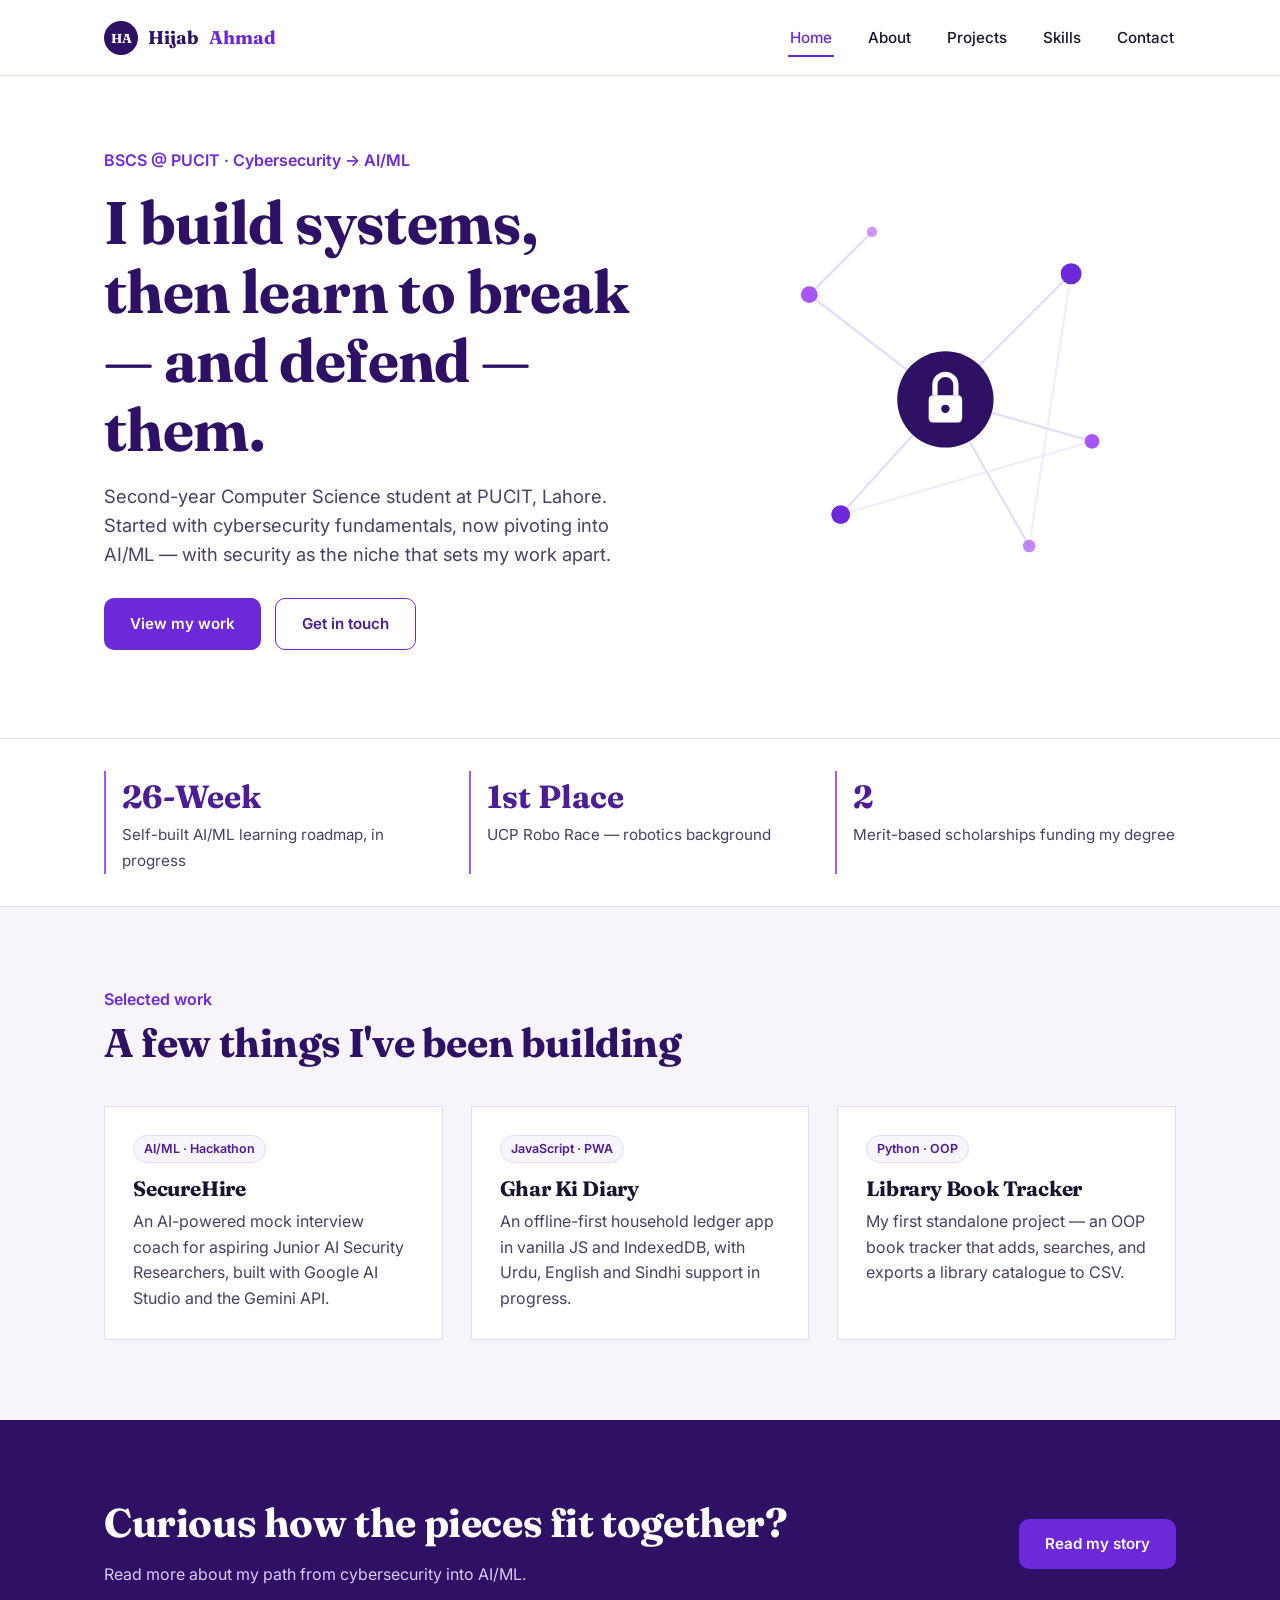
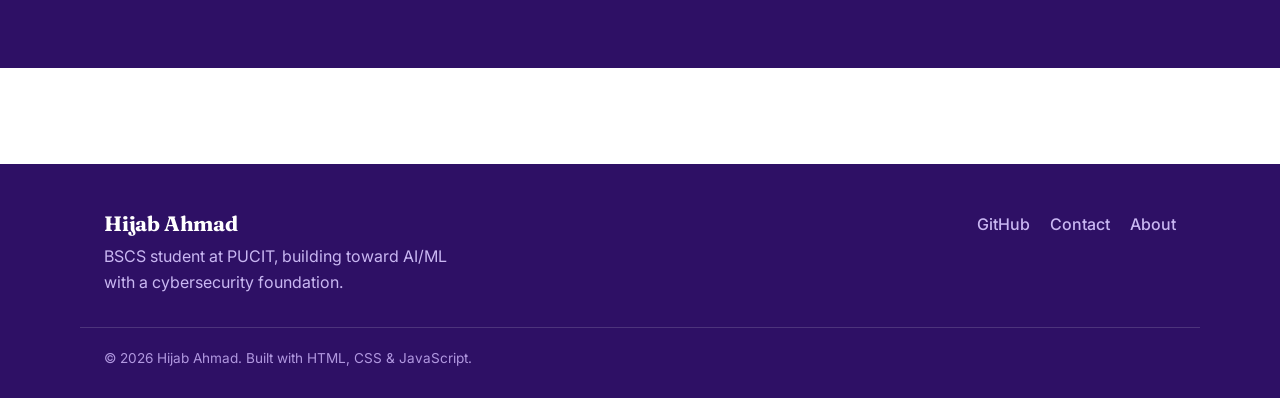
<file: index.html>
<!DOCTYPE html>
<html lang="en">
<head>
  <meta charset="UTF-8">
  <meta name="viewport" content="width=device-width, initial-scale=1.0">
  <title>Hijab Ahmad — BSCS Student &amp; Aspiring AI/ML Engineer</title>
  <meta name="description" content="Portfolio of Hijab Ahmad, a BSCS student at PUCIT pivoting from cybersecurity into AI/ML.">
  <link rel="icon" type="image/svg+xml" href="images/favicon.svg">
  <link rel="preconnect" href="https://fonts.googleapis.com">
  <link href="https://fonts.googleapis.com/css2?family=Fraunces:wght@600;700;900&family=Inter:wght@400;500;600;700&display=swap" rel="stylesheet">
  <link rel="stylesheet" href="css/styles.css">
</head>
<body>

  <header class="site-header">
    <div class="wrap">
      <a href="index.html" class="brand">
        <svg width="34" height="34" viewBox="0 0 34 34" xmlns="http://www.w3.org/2000/svg" aria-hidden="true">
          <circle cx="17" cy="17" r="17" fill="var(--purple-900)"></circle>
          <text x="17" y="22" text-anchor="middle" font-family="Fraunces, serif" font-weight="700" font-size="13" fill="var(--white)">HA</text>
        </svg>
        Hijab <span>Ahmad</span>
      </a>
      <nav aria-label="Primary">
        <ul class="nav-list" id="primary-nav">
          <li><a href="index.html" aria-current="page">Home</a></li>
          <li><a href="about.html">About</a></li>
          <li><a href="projects.html">Projects</a></li>
          <li><a href="skills.html">Skills</a></li>
          <li><a href="contact.html">Contact</a></li>
        </ul>
      </nav>
      <button class="nav-toggle" aria-label="Toggle navigation menu" aria-expanded="false" aria-controls="primary-nav">
        <span></span>
      </button>
    </div>
  </header>

  <main>
    <section class="hero">
      <div class="wrap">
        <div>
          <p class="hero-eyebrow">BSCS @ PUCIT · Cybersecurity → AI/ML</p>
          <h1>I build systems, then learn to break — and defend — them.</h1>
          <p class="lede">Second-year Computer Science student at PUCIT, Lahore. Started with cybersecurity fundamentals, now pivoting into AI/ML — with security as the niche that sets my work apart.</p>
          <div class="hero-actions">
            <a href="projects.html" class="btn btn-primary">View my work</a>
            <a href="contact.html" class="btn btn-ghost">Get in touch</a>
          </div>
        </div>

        <svg class="hero-art" viewBox="0 0 440 440" xmlns="http://www.w3.org/2000/svg" role="img" aria-labelledby="heroArtTitle">
          <title id="heroArtTitle">Abstract network graph with a padlock at its center, representing AI systems built with security in mind</title>
          <g stroke="var(--border)" stroke-width="2">
            <line x1="220" y1="220" x2="90" y2="120"></line>
            <line x1="220" y1="220" x2="340" y2="100"></line>
            <line x1="220" y1="220" x2="360" y2="260"></line>
            <line x1="220" y1="220" x2="120" y2="330"></line>
            <line x1="220" y1="220" x2="300" y2="360"></line>
            <line x1="90" y1="120" x2="150" y2="60"></line>
            <line x1="340" y1="100" x2="300" y2="360" stroke-opacity=".5"></line>
            <line x1="120" y1="330" x2="360" y2="260" stroke-opacity=".5"></line>
          </g>
          <circle cx="90" cy="120" r="8" fill="var(--purple-400)"></circle>
          <circle cx="150" cy="60" r="5" fill="var(--purple-400)" opacity=".6"></circle>
          <circle cx="340" cy="100" r="10" fill="var(--purple-600)"></circle>
          <circle cx="360" cy="260" r="7" fill="var(--purple-400)"></circle>
          <circle cx="120" cy="330" r="9" fill="var(--purple-600)"></circle>
          <circle cx="300" cy="360" r="6" fill="var(--purple-400)" opacity=".7"></circle>
          <g transform="translate(220 220)">
            <circle r="46" fill="var(--purple-900)"></circle>
            <rect x="-16" y="-4" width="32" height="26" rx="4" fill="var(--white)"></rect>
            <path d="M -10 -4 V -14 A 10 10 0 0 1 10 -14 V -4" fill="none" stroke="var(--white)" stroke-width="5"></path>
            <circle cx="0" cy="9" r="4" fill="var(--purple-900)"></circle>
          </g>
        </svg>
      </div>
    </section>

    <section class="highlights">
      <div class="wrap">
        <div class="highlight-item">
          <span class="num">26-Week</span>
          <span class="label">Self-built AI/ML learning roadmap, in progress</span>
        </div>
        <div class="highlight-item">
          <span class="num">1st Place</span>
          <span class="label">UCP Robo Race — robotics background</span>
        </div>
        <div class="highlight-item">
          <span class="num">2</span>
          <span class="label">Merit-based scholarships funding my degree</span>
        </div>
      </div>
    </section>

    <section class="section-surface">
      <div class="wrap">
        <div class="section-head">
          <span class="kicker">Selected work</span>
          <h2>A few things I've been building</h2>
        </div>
        <div class="grid-3">
          <div class="card">
            <span class="tag">AI/ML · Hackathon</span>
            <h3>SecureHire</h3>
            <p>An AI-powered mock interview coach for aspiring Junior AI Security Researchers, built with Google AI Studio and the Gemini API.</p>
          </div>
          <div class="card">
            <span class="tag">JavaScript · PWA</span>
            <h3>Ghar Ki Diary</h3>
            <p>An offline-first household ledger app in vanilla JS and IndexedDB, with Urdu, English and Sindhi support in progress.</p>
          </div>
          <div class="card">
            <span class="tag">Python · OOP</span>
            <h3>Library Book Tracker</h3>
            <p>My first standalone project — an OOP book tracker that adds, searches, and exports a library catalogue to CSV.</p>
          </div>
        </div>
      </div>
    </section>

    <section class="cta-band">
      <div class="wrap">
        <div>
          <h2>Curious how the pieces fit together?</h2>
          <p>Read more about my path from cybersecurity into AI/ML.</p>
        </div>
        <a href="about.html" class="btn btn-primary">Read my story</a>
      </div>
    </section>
  </main>

  <footer class="site-footer">
    <div class="wrap">
      <div>
        <h3>Hijab Ahmad</h3>
        <p style="color:#C9B7F2; max-width:36ch;">BSCS student at PUCIT, building toward AI/ML with a cybersecurity foundation.</p>
      </div>
      <nav aria-label="Footer">
        <ul class="footer-links">
          <li><a href="https://github.com/hijabahmad-coder" target="_blank" rel="noopener">GitHub</a></li>
          <li><a href="contact.html">Contact</a></li>
          <li><a href="about.html">About</a></li>
        </ul>
      </nav>
    </div>
    <p class="footer-bottom">&copy; <span id="current-year"></span> Hijab Ahmad. Built with HTML, CSS &amp; JavaScript.</p>
  </footer>

  <script src="js/script.js"></script>
</body>
</html>
</file>
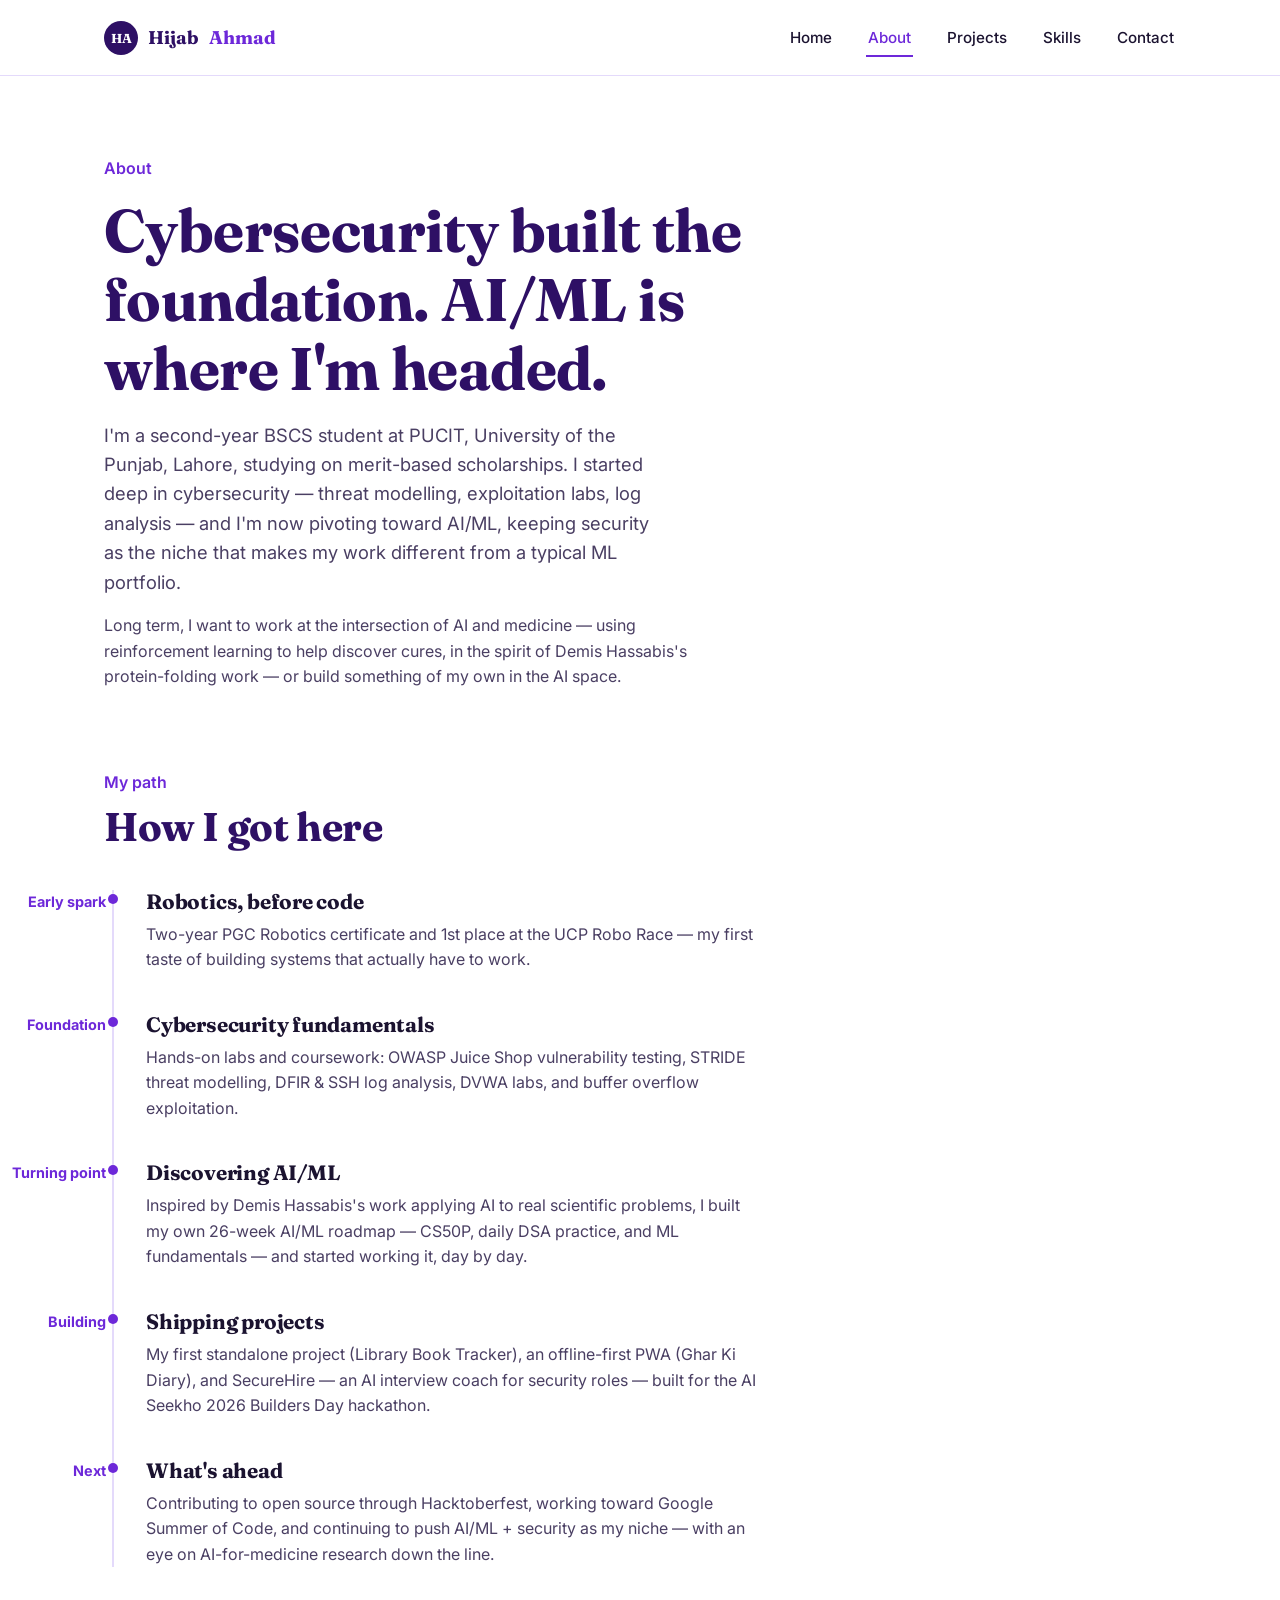
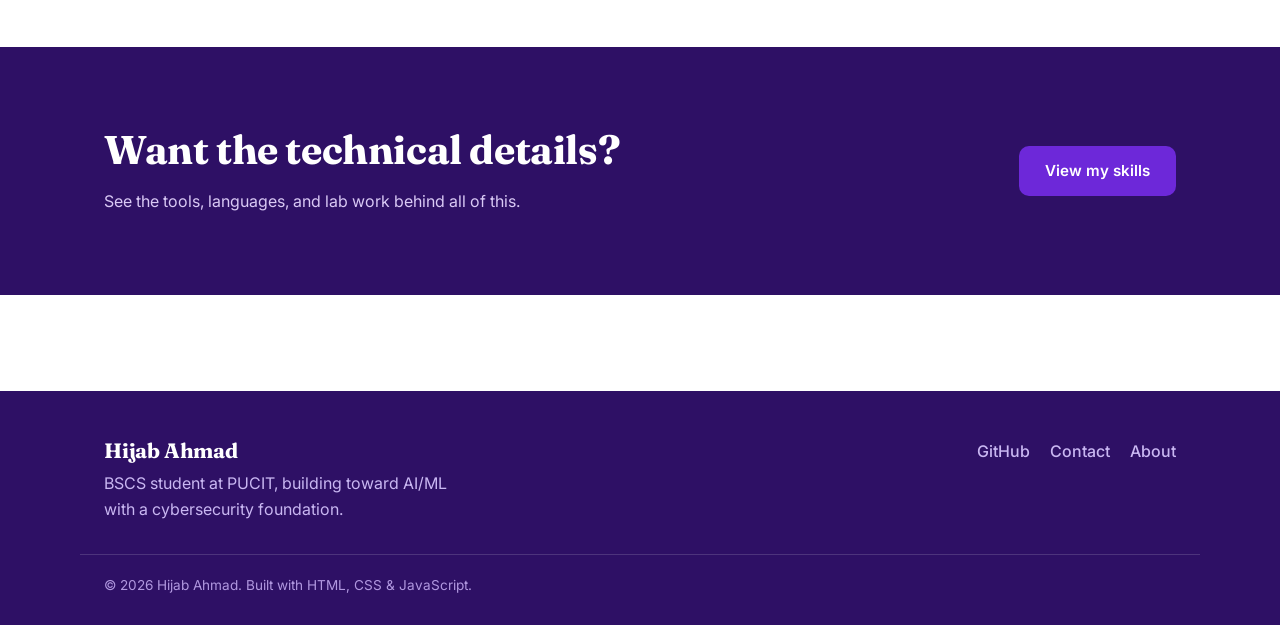
<file: about.html>
<!DOCTYPE html>
<html lang="en">
<head>
  <meta charset="UTF-8">
  <meta name="viewport" content="width=device-width, initial-scale=1.0">
  <title>About — Hijab Ahmad</title>
  <meta name="description" content="Hijab Ahmad's background — from robotics and cybersecurity foundations to a self-built AI/ML roadmap.">
  <link rel="icon" type="image/svg+xml" href="images/favicon.svg">
  <link rel="preconnect" href="https://fonts.googleapis.com">
  <link href="https://fonts.googleapis.com/css2?family=Fraunces:wght@600;700;900&family=Inter:wght@400;500;600;700&display=swap" rel="stylesheet">
  <link rel="stylesheet" href="css/styles.css">
</head>
<body>

  <header class="site-header">
    <div class="wrap">
      <a href="index.html" class="brand">
        <svg width="34" height="34" viewBox="0 0 34 34" xmlns="http://www.w3.org/2000/svg" aria-hidden="true">
          <circle cx="17" cy="17" r="17" fill="var(--purple-900)"></circle>
          <text x="17" y="22" text-anchor="middle" font-family="Fraunces, serif" font-weight="700" font-size="13" fill="var(--white)">HA</text>
        </svg>
        Hijab <span>Ahmad</span>
      </a>
      <nav aria-label="Primary">
        <ul class="nav-list" id="primary-nav">
          <li><a href="index.html">Home</a></li>
          <li><a href="about.html" aria-current="page">About</a></li>
          <li><a href="projects.html">Projects</a></li>
          <li><a href="skills.html">Skills</a></li>
          <li><a href="contact.html">Contact</a></li>
        </ul>
      </nav>
      <button class="nav-toggle" aria-label="Toggle navigation menu" aria-expanded="false" aria-controls="primary-nav">
        <span></span>
      </button>
    </div>
  </header>

  <main>
    <section style="padding-bottom:0;">
      <div class="wrap">
        <p class="hero-eyebrow">About</p>
        <h1 style="max-width:16ch;">Cybersecurity built the foundation. AI/ML is where I'm headed.</h1>
        <p class="lede" style="margin-top:18px;">I'm a second-year BSCS student at PUCIT, University of the Punjab, Lahore, studying on merit-based scholarships. I started deep in cybersecurity — threat modelling, exploitation labs, log analysis — and I'm now pivoting toward AI/ML, keeping security as the niche that makes my work different from a typical ML portfolio.</p>
        <p style="margin-top:16px; max-width:62ch;">Long term, I want to work at the intersection of AI and medicine — using reinforcement learning to help discover cures, in the spirit of Demis Hassabis's protein-folding work — or build something of my own in the AI space.</p>
      </div>
    </section>

    <section>
      <div class="wrap">
        <div class="section-head">
          <span class="kicker">My path</span>
          <h2>How I got here</h2>
        </div>

        <ol class="timeline">
          <li class="timeline-item" data-year="Early spark">
            <h3>Robotics, before code</h3>
            <p>Two-year PGC Robotics certificate and 1st place at the UCP Robo Race — my first taste of building systems that actually have to work.</p>
          </li>
          <li class="timeline-item" data-year="Foundation">
            <h3>Cybersecurity fundamentals</h3>
            <p>Hands-on labs and coursework: OWASP Juice Shop vulnerability testing, STRIDE threat modelling, DFIR &amp; SSH log analysis, DVWA labs, and buffer overflow exploitation.</p>
          </li>
          <li class="timeline-item" data-year="Turning point">
            <h3>Discovering AI/ML</h3>
            <p>Inspired by Demis Hassabis's work applying AI to real scientific problems, I built my own 26-week AI/ML roadmap — CS50P, daily DSA practice, and ML fundamentals — and started working it, day by day.</p>
          </li>
          <li class="timeline-item" data-year="Building">
            <h3>Shipping projects</h3>
            <p>My first standalone project (Library Book Tracker), an offline-first PWA (Ghar Ki Diary), and SecureHire — an AI interview coach for security roles — built for the AI Seekho 2026 Builders Day hackathon.</p>
          </li>
          <li class="timeline-item" data-year="Next">
            <h3>What's ahead</h3>
            <p>Contributing to open source through Hacktoberfest, working toward Google Summer of Code, and continuing to push AI/ML + security as my niche — with an eye on AI-for-medicine research down the line.</p>
          </li>
        </ol>
      </div>
    </section>

    <section class="cta-band">
      <div class="wrap">
        <div>
          <h2>Want the technical details?</h2>
          <p>See the tools, languages, and lab work behind all of this.</p>
        </div>
        <a href="skills.html" class="btn btn-primary">View my skills</a>
      </div>
    </section>
  </main>

  <footer class="site-footer">
    <div class="wrap">
      <div>
        <h3>Hijab Ahmad</h3>
        <p style="color:#C9B7F2; max-width:36ch;">BSCS student at PUCIT, building toward AI/ML with a cybersecurity foundation.</p>
      </div>
      <nav aria-label="Footer">
        <ul class="footer-links">
          <li><a href="https://github.com/hijabahmad-coder" target="_blank" rel="noopener">GitHub</a></li>
          <li><a href="contact.html">Contact</a></li>
          <li><a href="about.html">About</a></li>
        </ul>
      </nav>
    </div>
    <p class="footer-bottom">&copy; <span id="current-year"></span> Hijab Ahmad. Built with HTML, CSS &amp; JavaScript.</p>
  </footer>

  <script src="js/script.js"></script>
</body>
</html>
</file>
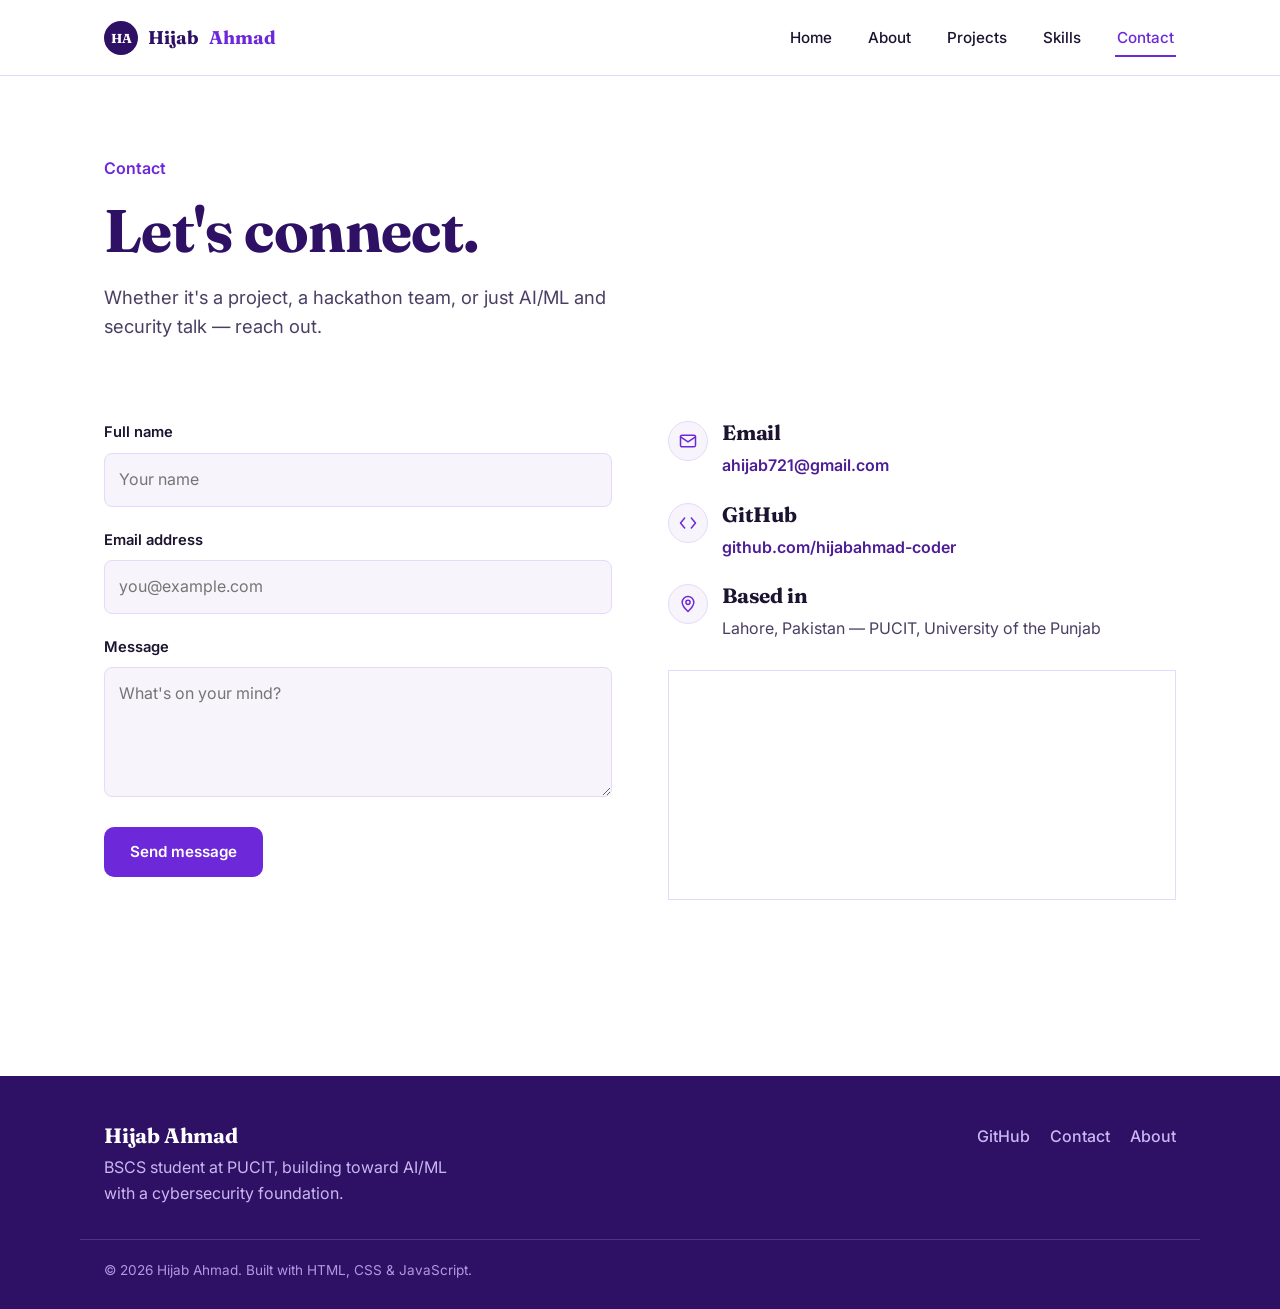
<file: contact.html>
<!DOCTYPE html>
<html lang="en">
<head>
  <meta charset="UTF-8">
  <meta name="viewport" content="width=device-width, initial-scale=1.0">
  <title>Contact — Hijab Ahmad</title>
  <meta name="description" content="Get in touch with Hijab Ahmad.">
  <link rel="icon" type="image/svg+xml" href="images/favicon.svg">
  <link rel="preconnect" href="https://fonts.googleapis.com">
  <link href="https://fonts.googleapis.com/css2?family=Fraunces:wght@600;700;900&family=Inter:wght@400;500;600;700&display=swap" rel="stylesheet">
  <link rel="stylesheet" href="css/styles.css">
</head>
<body>

  <header class="site-header">
    <div class="wrap">
      <a href="index.html" class="brand">
        <svg width="34" height="34" viewBox="0 0 34 34" xmlns="http://www.w3.org/2000/svg" aria-hidden="true">
          <circle cx="17" cy="17" r="17" fill="var(--purple-900)"></circle>
          <text x="17" y="22" text-anchor="middle" font-family="Fraunces, serif" font-weight="700" font-size="13" fill="var(--white)">HA</text>
        </svg>
        Hijab <span>Ahmad</span>
      </a>
      <nav aria-label="Primary">
        <ul class="nav-list" id="primary-nav">
          <li><a href="index.html">Home</a></li>
          <li><a href="about.html">About</a></li>
          <li><a href="projects.html">Projects</a></li>
          <li><a href="skills.html">Skills</a></li>
          <li><a href="contact.html" aria-current="page">Contact</a></li>
        </ul>
      </nav>
      <button class="nav-toggle" aria-label="Toggle navigation menu" aria-expanded="false" aria-controls="primary-nav">
        <span></span>
      </button>
    </div>
  </header>

  <main>
    <section style="padding-bottom:0;">
      <div class="wrap">
        <p class="hero-eyebrow">Contact</p>
        <h1 style="max-width:16ch;">Let's connect.</h1>
        <p class="lede" style="margin-top:18px;">Whether it's a project, a hackathon team, or just AI/ML and security talk — reach out.</p>
      </div>
    </section>

    <section>
      <div class="wrap contact-layout">

        <form id="contact-form" novalidate>
          <div class="form-group">
            <label for="name">Full name</label>
            <input type="text" id="name" name="name" placeholder="Your name" required>
            <p class="error-msg">Please enter your full name.</p>
          </div>

          <div class="form-group">
            <label for="email">Email address</label>
            <input type="email" id="email" name="email" placeholder="you@example.com" required>
            <p class="error-msg">Enter a valid email address.</p>
          </div>

          <div class="form-group">
            <label for="message">Message</label>
            <textarea id="message" name="message" placeholder="What's on your mind?" required></textarea>
            <p class="error-msg">Message should be at least 10 characters.</p>
          </div>

          <button type="submit" class="btn btn-primary">Send message</button>
          <p class="form-status" role="status"></p>
        </form>

        <div>
          <div class="contact-info-item">
            <div class="icon">
              <svg width="20" height="20" viewBox="0 0 24 24" fill="none" stroke="var(--purple-600)" stroke-width="1.8" stroke-linecap="round" stroke-linejoin="round" aria-hidden="true">
                <rect x="3" y="5" width="18" height="14" rx="2"></rect>
                <path d="M3 7l9 6 9-6"></path>
              </svg>
            </div>
            <div>
              <h3>Email</h3>
              <p><a href="mailto:ahijab721@gmail.com" style="color:var(--purple-700); font-weight:600;">ahijab721@gmail.com</a></p>
            </div>
          </div>
          <div class="contact-info-item">
            <div class="icon">
              <svg width="20" height="20" viewBox="0 0 24 24" fill="none" stroke="var(--purple-600)" stroke-width="1.8" stroke-linecap="round" stroke-linejoin="round" aria-hidden="true">
                <polyline points="8 6 3 12 8 18"></polyline>
                <polyline points="16 6 21 12 16 18"></polyline>
              </svg>
            </div>
            <div>
              <h3>GitHub</h3>
              <p><a href="https://github.com/hijabahmad-coder" target="_blank" rel="noopener" style="color:var(--purple-700); font-weight:600;">github.com/hijabahmad-coder</a></p>
            </div>
          </div>
          <div class="contact-info-item">
            <div class="icon">
              <svg width="20" height="20" viewBox="0 0 24 24" fill="none" stroke="var(--purple-600)" stroke-width="1.8" stroke-linecap="round" stroke-linejoin="round" aria-hidden="true">
                <path d="M12 21s-7-6.2-7-11a7 7 0 0 1 14 0c0 4.8-7 11-7 11z"></path>
                <circle cx="12" cy="10" r="2.5"></circle>
              </svg>
            </div>
            <div>
              <h3>Based in</h3>
              <p>Lahore, Pakistan — PUCIT, University of the Punjab</p>
            </div>
          </div>

          <div style="margin-top:28px; border:1px solid var(--border); overflow:hidden;">
            <iframe
              title="Map showing University of the Punjab, Lahore"
              src="https://www.google.com/maps?q=University+of+the+Punjab,+Lahore&output=embed"
              width="100%" height="220" style="border:0;" loading="lazy"
              referrerpolicy="no-referrer-when-downgrade">
            </iframe>
          </div>
        </div>

      </div>
    </section>
  </main>

  <footer class="site-footer">
    <div class="wrap">
      <div>
        <h3>Hijab Ahmad</h3>
        <p style="color:#C9B7F2; max-width:36ch;">BSCS student at PUCIT, building toward AI/ML with a cybersecurity foundation.</p>
      </div>
      <nav aria-label="Footer">
        <ul class="footer-links">
          <li><a href="https://github.com/hijabahmad-coder" target="_blank" rel="noopener">GitHub</a></li>
          <li><a href="contact.html">Contact</a></li>
          <li><a href="about.html">About</a></li>
        </ul>
      </nav>
    </div>
    <p class="footer-bottom">&copy; <span id="current-year"></span> Hijab Ahmad. Built with HTML, CSS &amp; JavaScript.</p>
  </footer>

  <script src="js/script.js"></script>
</body>
</html>
</file>
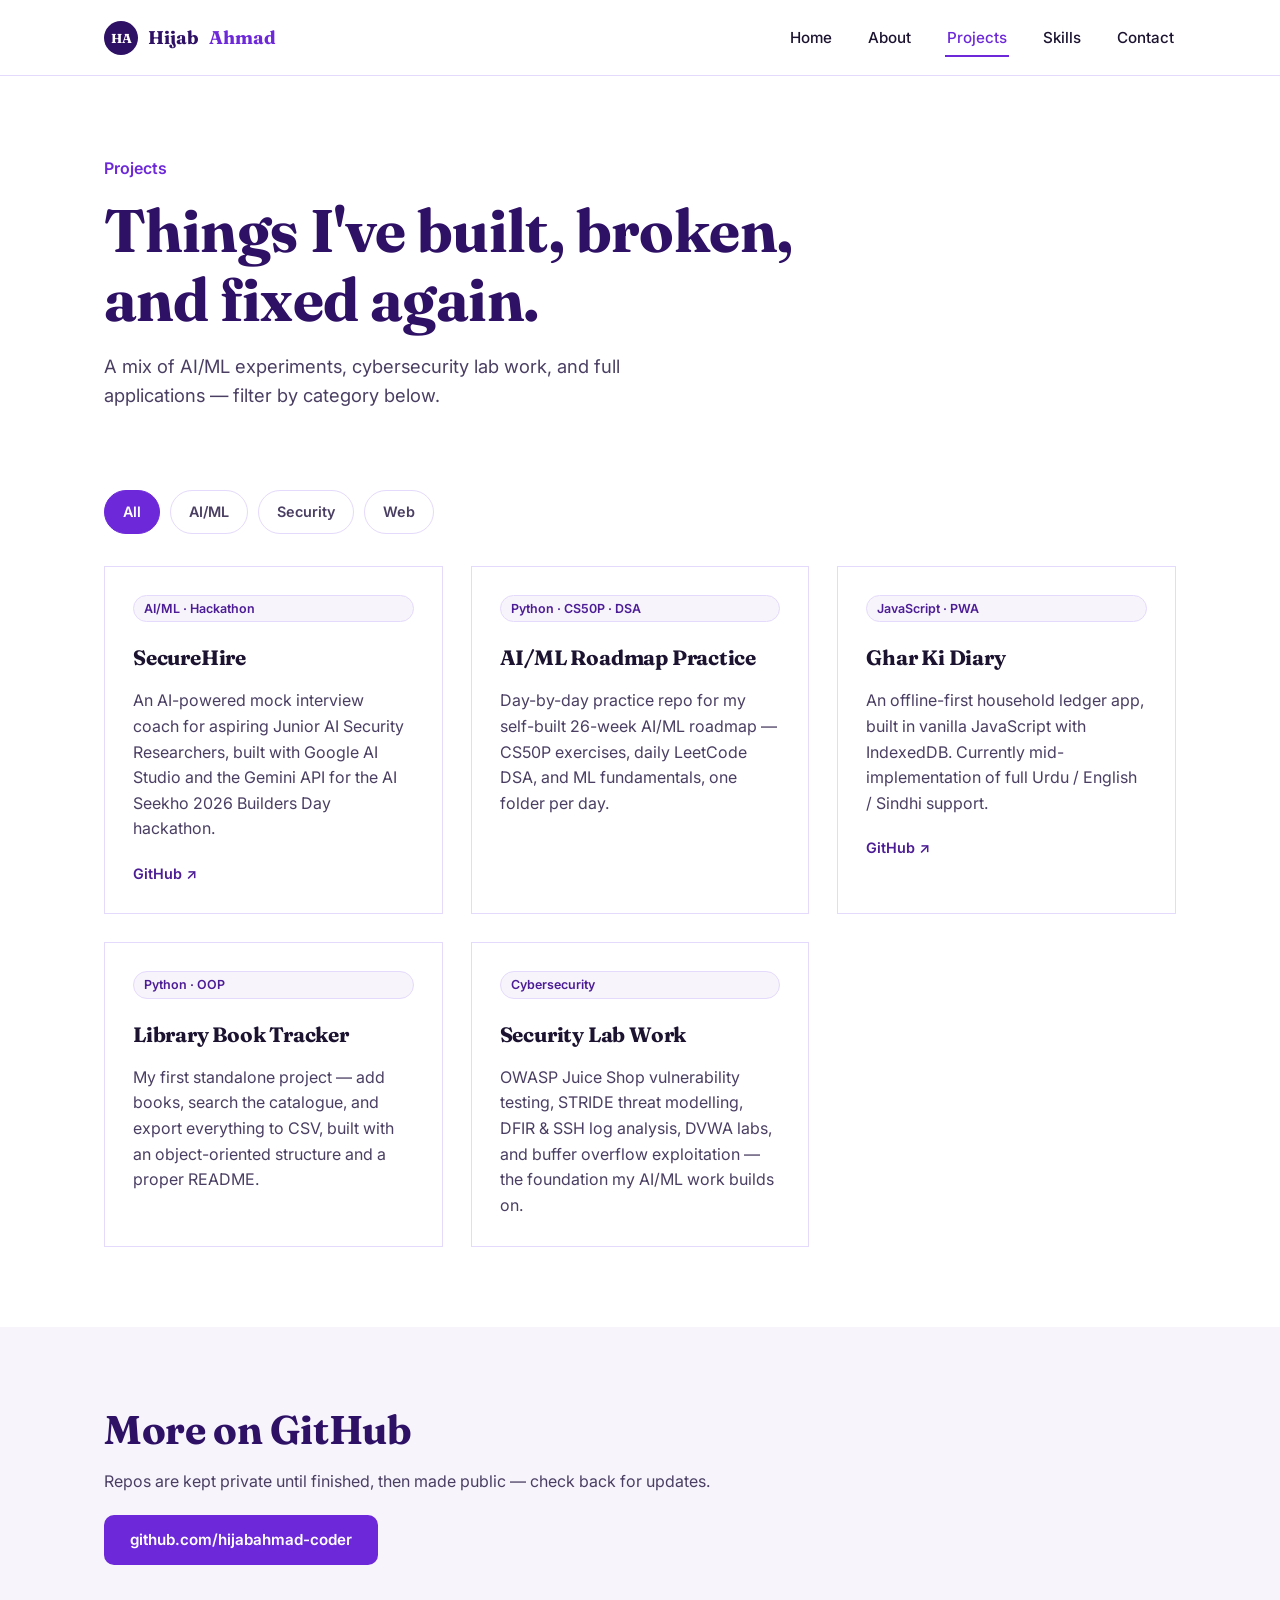
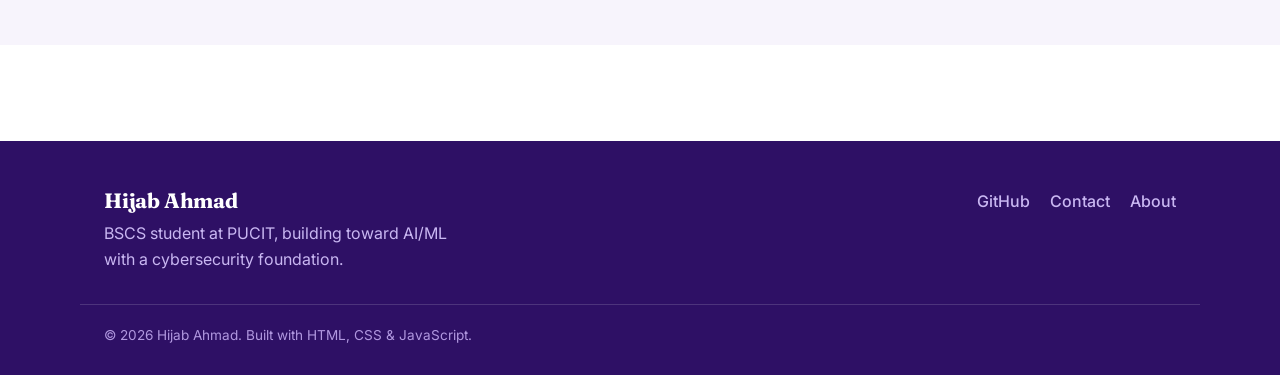
<file: projects.html>
<!DOCTYPE html>
<html lang="en">
<head>
  <meta charset="UTF-8">
  <meta name="viewport" content="width=device-width, initial-scale=1.0">
  <title>Projects — Hijab Ahmad</title>
  <meta name="description" content="Projects by Hijab Ahmad across AI/ML, cybersecurity, and web development.">
  <link rel="icon" type="image/svg+xml" href="images/favicon.svg">
  <link rel="preconnect" href="https://fonts.googleapis.com">
  <link href="https://fonts.googleapis.com/css2?family=Fraunces:wght@600;700;900&family=Inter:wght@400;500;600;700&display=swap" rel="stylesheet">
  <link rel="stylesheet" href="css/styles.css">
</head>
<body>

  <header class="site-header">
    <div class="wrap">
      <a href="index.html" class="brand">
        <svg width="34" height="34" viewBox="0 0 34 34" xmlns="http://www.w3.org/2000/svg" aria-hidden="true">
          <circle cx="17" cy="17" r="17" fill="var(--purple-900)"></circle>
          <text x="17" y="22" text-anchor="middle" font-family="Fraunces, serif" font-weight="700" font-size="13" fill="var(--white)">HA</text>
        </svg>
        Hijab <span>Ahmad</span>
      </a>
      <nav aria-label="Primary">
        <ul class="nav-list" id="primary-nav">
          <li><a href="index.html">Home</a></li>
          <li><a href="about.html">About</a></li>
          <li><a href="projects.html" aria-current="page">Projects</a></li>
          <li><a href="skills.html">Skills</a></li>
          <li><a href="contact.html">Contact</a></li>
        </ul>
      </nav>
      <button class="nav-toggle" aria-label="Toggle navigation menu" aria-expanded="false" aria-controls="primary-nav">
        <span></span>
      </button>
    </div>
  </header>

  <main>
    <section style="padding-bottom:0;">
      <div class="wrap">
        <p class="hero-eyebrow">Projects</p>
        <h1 style="max-width:18ch;">Things I've built, broken, and fixed again.</h1>
        <p class="lede" style="margin-top:18px;">A mix of AI/ML experiments, cybersecurity lab work, and full applications — filter by category below.</p>
      </div>
    </section>

    <section>
      <div class="wrap">
        <div class="filter-bar" role="group" aria-label="Filter projects by category">
          <button class="filter-btn active" data-filter="all">All</button>
          <button class="filter-btn" data-filter="ai-ml">AI/ML</button>
          <button class="filter-btn" data-filter="security">Security</button>
          <button class="filter-btn" data-filter="web">Web</button>
        </div>

        <div class="grid-3">

          <article class="project-card card" data-category="ai-ml">
            <span class="tag">AI/ML · Hackathon</span>
            <h3>SecureHire</h3>
            <p>An AI-powered mock interview coach for aspiring Junior AI Security Researchers, built with Google AI Studio and the Gemini API for the AI Seekho 2026 Builders Day hackathon.</p>
            <div class="links">
              <a href="https://github.com/hijabahmad-coder" target="_blank" rel="noopener">GitHub ↗</a>
            </div>
          </article>

          <article class="project-card card" data-category="ai-ml">
            <span class="tag">Python · CS50P · DSA</span>
            <h3>AI/ML Roadmap Practice</h3>
            <p>Day-by-day practice repo for my self-built 26-week AI/ML roadmap — CS50P exercises, daily LeetCode DSA, and ML fundamentals, one folder per day.</p>
          </article>

          <article class="project-card card" data-category="web">
            <span class="tag">JavaScript · PWA</span>
            <h3>Ghar Ki Diary</h3>
            <p>An offline-first household ledger app, built in vanilla JavaScript with IndexedDB. Currently mid-implementation of full Urdu / English / Sindhi support.</p>
            <div class="links">
              <a href="https://github.com/hijabahmad-coder" target="_blank" rel="noopener">GitHub ↗</a>
            </div>
          </article>

          <article class="project-card card" data-category="web">
            <span class="tag">Python · OOP</span>
            <h3>Library Book Tracker</h3>
            <p>My first standalone project — add books, search the catalogue, and export everything to CSV, built with an object-oriented structure and a proper README.</p>
          </article>

          <article class="project-card card" data-category="security">
            <span class="tag">Cybersecurity</span>
            <h3>Security Lab Work</h3>
            <p>OWASP Juice Shop vulnerability testing, STRIDE threat modelling, DFIR &amp; SSH log analysis, DVWA labs, and buffer overflow exploitation — the foundation my AI/ML work builds on.</p>
          </article>

        </div>
      </div>
    </section>

    <section class="section-surface">
      <div class="wrap" style="text-align:left;">
        <h2>More on GitHub</h2>
        <p style="margin-bottom:20px;">Repos are kept private until finished, then made public — check back for updates.</p>
        <a href="https://github.com/hijabahmad-coder" target="_blank" rel="noopener" class="btn btn-primary">github.com/hijabahmad-coder</a>
      </div>
    </section>
  </main>

  <footer class="site-footer">
    <div class="wrap">
      <div>
        <h3>Hijab Ahmad</h3>
        <p style="color:#C9B7F2; max-width:36ch;">BSCS student at PUCIT, building toward AI/ML with a cybersecurity foundation.</p>
      </div>
      <nav aria-label="Footer">
        <ul class="footer-links">
          <li><a href="https://github.com/hijabahmad-coder" target="_blank" rel="noopener">GitHub</a></li>
          <li><a href="contact.html">Contact</a></li>
          <li><a href="about.html">About</a></li>
        </ul>
      </nav>
    </div>
    <p class="footer-bottom">&copy; <span id="current-year"></span> Hijab Ahmad. Built with HTML, CSS &amp; JavaScript.</p>
  </footer>

  <script src="js/script.js"></script>
</body>
</html>
</file>
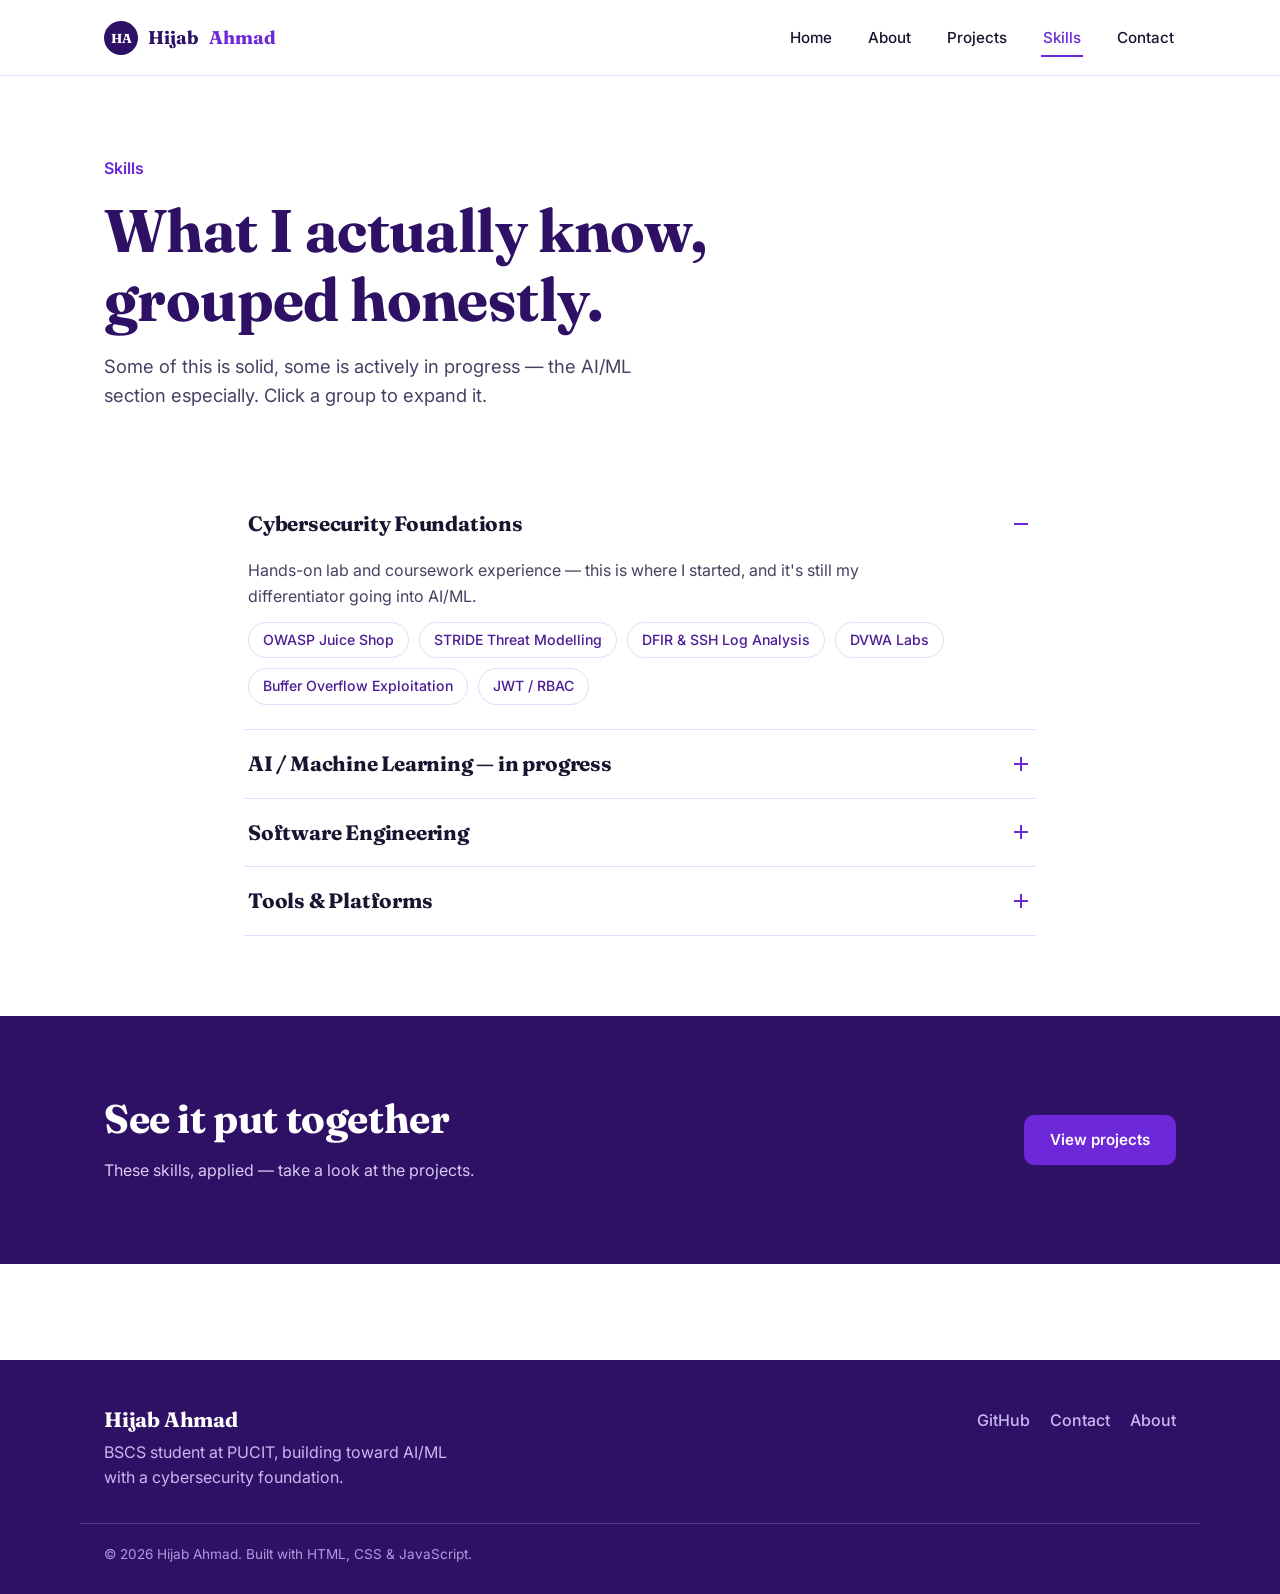
<file: skills.html>
<!DOCTYPE html>
<html lang="en">
<head>
  <meta charset="UTF-8">
  <meta name="viewport" content="width=device-width, initial-scale=1.0">
  <title>Skills — Hijab Ahmad</title>
  <meta name="description" content="Technical skills across cybersecurity, AI/ML, software engineering, and tooling.">
  <link rel="icon" type="image/svg+xml" href="images/favicon.svg">
  <link rel="preconnect" href="https://fonts.googleapis.com">
  <link href="https://fonts.googleapis.com/css2?family=Fraunces:wght@600;700;900&family=Inter:wght@400;500;600;700&display=swap" rel="stylesheet">
  <link rel="stylesheet" href="css/styles.css">
</head>
<body>

  <header class="site-header">
    <div class="wrap">
      <a href="index.html" class="brand">
        <svg width="34" height="34" viewBox="0 0 34 34" xmlns="http://www.w3.org/2000/svg" aria-hidden="true">
          <circle cx="17" cy="17" r="17" fill="var(--purple-900)"></circle>
          <text x="17" y="22" text-anchor="middle" font-family="Fraunces, serif" font-weight="700" font-size="13" fill="var(--white)">HA</text>
        </svg>
        Hijab <span>Ahmad</span>
      </a>
      <nav aria-label="Primary">
        <ul class="nav-list" id="primary-nav">
          <li><a href="index.html">Home</a></li>
          <li><a href="about.html">About</a></li>
          <li><a href="projects.html">Projects</a></li>
          <li><a href="skills.html" aria-current="page">Skills</a></li>
          <li><a href="contact.html">Contact</a></li>
        </ul>
      </nav>
      <button class="nav-toggle" aria-label="Toggle navigation menu" aria-expanded="false" aria-controls="primary-nav">
        <span></span>
      </button>
    </div>
  </header>

  <main>
    <section style="padding-bottom:0;">
      <div class="wrap">
        <p class="hero-eyebrow">Skills</p>
        <h1 style="max-width:16ch;">What I actually know, grouped honestly.</h1>
        <p class="lede" style="margin-top:18px;">Some of this is solid, some is actively in progress — the AI/ML section especially. Click a group to expand it.</p>
      </div>
    </section>

    <section>
      <div class="wrap" style="max-width:840px;">

        <div class="accordion-item">
          <button class="accordion-trigger" aria-expanded="true" aria-controls="panel-security">
            <h3>Cybersecurity Foundations</h3>
            <span class="icon"></span>
          </button>
          <div class="accordion-panel" id="panel-security" style="max-height:260px;">
            <div class="accordion-panel-inner">
              <p>Hands-on lab and coursework experience — this is where I started, and it's still my differentiator going into AI/ML.</p>
              <ul class="skill-tags">
                <li>OWASP Juice Shop</li>
                <li>STRIDE Threat Modelling</li>
                <li>DFIR &amp; SSH Log Analysis</li>
                <li>DVWA Labs</li>
                <li>Buffer Overflow Exploitation</li>
                <li>JWT / RBAC</li>
              </ul>
            </div>
          </div>
        </div>

        <div class="accordion-item">
          <button class="accordion-trigger" aria-expanded="false" aria-controls="panel-aiml">
            <h3>AI / Machine Learning — in progress</h3>
            <span class="icon"></span>
          </button>
          <div class="accordion-panel" id="panel-aiml">
            <div class="accordion-panel-inner">
              <p>Working through a self-built 26-week roadmap. Comfortable with the basics, building toward the rest.</p>
              <ul class="skill-tags">
                <li>Python</li>
                <li>CS50P</li>
                <li>Data Structures &amp; Algorithms</li>
                <li>ML Fundamentals</li>
                <li>Reinforcement Learning (learning)</li>
                <li>Computer Vision (learning)</li>
                <li>NLP (learning)</li>
              </ul>
            </div>
          </div>
        </div>

        <div class="accordion-item">
          <button class="accordion-trigger" aria-expanded="false" aria-controls="panel-swe">
            <h3>Software Engineering</h3>
            <span class="icon"></span>
          </button>
          <div class="accordion-panel" id="panel-swe">
            <div class="accordion-panel-inner">
              <p>What I use to actually ship things, from small scripts to full apps.</p>
              <ul class="skill-tags">
                <li>Python (OOP)</li>
                <li>JavaScript</li>
                <li>IndexedDB</li>
                <li>PWA Development</li>
                <li>HTML5</li>
                <li>CSS3</li>
                <li>Git &amp; GitHub</li>
              </ul>
            </div>
          </div>
        </div>

        <div class="accordion-item">
          <button class="accordion-trigger" aria-expanded="false" aria-controls="panel-tools">
            <h3>Tools &amp; Platforms</h3>
            <span class="icon"></span>
          </button>
          <div class="accordion-panel" id="panel-tools">
            <div class="accordion-panel-inner">
              <p>The wider stack I work with day to day.</p>
              <ul class="skill-tags">
                <li>Linux</li>
                <li>AWS</li>
                <li>Docker</li>
                <li>MongoDB</li>
                <li>Oracle</li>
                <li>C / C++</li>
                <li>LaTeX</li>
              </ul>
            </div>
          </div>
        </div>

      </div>
    </section>

    <section class="cta-band">
      <div class="wrap">
        <div>
          <h2>See it put together</h2>
          <p>These skills, applied — take a look at the projects.</p>
        </div>
        <a href="projects.html" class="btn btn-primary">View projects</a>
      </div>
    </section>
  </main>

  <footer class="site-footer">
    <div class="wrap">
      <div>
        <h3>Hijab Ahmad</h3>
        <p style="color:#C9B7F2; max-width:36ch;">BSCS student at PUCIT, building toward AI/ML with a cybersecurity foundation.</p>
      </div>
      <nav aria-label="Footer">
        <ul class="footer-links">
          <li><a href="https://github.com/hijabahmad-coder" target="_blank" rel="noopener">GitHub</a></li>
          <li><a href="contact.html">Contact</a></li>
          <li><a href="about.html">About</a></li>
        </ul>
      </nav>
    </div>
    <p class="footer-bottom">&copy; <span id="current-year"></span> Hijab Ahmad. Built with HTML, CSS &amp; JavaScript.</p>
  </footer>

  <script src="js/script.js"></script>
</body>
</html>
</file>
<file: css/styles.css>
/* =========================================================
   Hijab Ahmad — Portfolio
   styles.css — single external stylesheet, linked on every page
   ========================================================= */

/* ---------- Design tokens ---------- */
:root {
  --ink: #1B1330;
  --ink-soft: #4A3F63;
  --white: #FFFFFF;
  --surface: #F7F4FC;
  --purple-900: #2E1065;
  --purple-700: #4C1D95;
  --purple-600: #6D28D9;
  --purple-400: #A855F7;
  --border: #E4DAFB;

  --font-display: 'Fraunces', Georgia, serif;
  --font-body: 'Inter', -apple-system, Segoe UI, sans-serif;

  --max-width: 1120px;
  --radius: 10px;
  --transition: 200ms ease;
  --nav-height: 76px;
}

/* ---------- Reset ---------- */
*, *::before, *::after { box-sizing: border-box; margin: 0; padding: 0; }
html { scroll-behavior: smooth; }
body {
  font-family: var(--font-body);
  color: var(--ink);
  background: var(--white);
  line-height: 1.6;
  -webkit-font-smoothing: antialiased;
}
img, svg { display: block; max-width: 100%; }
a { color: inherit; text-decoration: none; }
ul { list-style: none; }
button { font: inherit; cursor: pointer; border: none; background: none; }
input, textarea, select { font: inherit; }

/* ---------- Utility ---------- */
.wrap {
  max-width: var(--max-width);
  margin-inline: auto;
  padding-inline: 24px;
}
.visually-hidden {
  position: absolute; width: 1px; height: 1px;
  overflow: hidden; clip: rect(0 0 0 0); white-space: nowrap;
}
:focus-visible {
  outline: 3px solid var(--purple-400);
  outline-offset: 2px;
}

/* ---------- Typography ---------- */
h1, h2, h3 {
  font-family: var(--font-display);
  font-weight: 700;
  line-height: 1.15;
  letter-spacing: -0.01em;
  color: var(--purple-900);
}
h1 { font-size: clamp(2.25rem, 4vw + 1rem, 3.75rem); }
h2 { font-size: clamp(1.75rem, 2.5vw + 1rem, 2.5rem); margin-bottom: 1rem; }
h3 { font-size: 1.3rem; margin-bottom: .5rem; color: var(--ink); }
p { max-width: 62ch; color: var(--ink-soft); }
.lede { font-size: 1.15rem; max-width: 46ch; }

/* ---------- Nav ---------- */
.site-header {
  position: sticky; top: 0; z-index: 50;
  background: rgba(255,255,255,.9);
  backdrop-filter: blur(8px);
  border-bottom: 1px solid var(--border);
  height: var(--nav-height);
}
.site-header .wrap {
  height: 100%;
  display: flex; align-items: center; justify-content: space-between;
}
.brand {
  display: flex; align-items: center; gap: 10px;
  font-family: var(--font-display);
  font-weight: 700; font-size: 1.15rem;
  color: var(--purple-900);
}
.brand span { color: var(--purple-600); }

.nav-list {
  display: flex; gap: 32px;
  align-items: center;
}
.nav-list a {
  font-weight: 500; font-size: .95rem;
  padding: 6px 2px; position: relative;
  transition: color var(--transition);
}
.nav-list a::after {
  content: ''; position: absolute; left: 0; bottom: -4px;
  width: 0; height: 2px; background: var(--purple-600);
  transition: width var(--transition);
}
.nav-list a:hover::after, .nav-list a[aria-current="page"]::after { width: 100%; }
.nav-list a[aria-current="page"] { color: var(--purple-600); }

.nav-toggle {
  display: none;
  width: 40px; height: 40px;
  position: relative;
}
.nav-toggle span, .nav-toggle::before, .nav-toggle::after {
  content: ''; position: absolute; left: 8px; right: 8px; height: 2px;
  background: var(--purple-900); transition: transform var(--transition), opacity var(--transition);
}
.nav-toggle::before { top: 13px; }
.nav-toggle span { top: 19px; }
.nav-toggle::after { top: 25px; }
.nav-toggle[aria-expanded="true"]::before { transform: translateY(6px) rotate(45deg); }
.nav-toggle[aria-expanded="true"]::after { transform: translateY(-6px) rotate(-45deg); }
.nav-toggle[aria-expanded="true"] span { opacity: 0; }

/* ---------- Footer ---------- */
.site-footer {
  background: var(--purple-900);
  color: #E9DFFB;
  padding: 48px 0 28px;
  margin-top: 96px;
}
.site-footer .wrap {
  display: flex; justify-content: space-between; align-items: flex-start;
  flex-wrap: wrap; gap: 24px;
}
.site-footer h3 { color: var(--white); }
.footer-links { display: flex; gap: 20px; }
.footer-links a { color: #C9B7F2; font-weight: 500; transition: color var(--transition); }
.footer-links a:hover { color: var(--white); }
.footer-bottom {
  max-width: var(--max-width); margin: 32px auto 0; padding-inline: 24px;
  border-top: 1px solid rgba(255,255,255,.15); padding-top: 20px;
  font-size: .85rem; color: #B198E0;
}

/* ---------- Buttons ---------- */
.btn {
  display: inline-flex; align-items: center; gap: 8px;
  padding: 13px 26px; border-radius: var(--radius);
  font-weight: 600; font-size: .95rem;
  transition: transform var(--transition), background var(--transition), box-shadow var(--transition);
}
.btn-primary {
  background: var(--purple-600); color: var(--white);
}
.btn-primary:hover { background: var(--purple-700); transform: translateY(-2px); }
.btn-ghost {
  border: 1.5px solid var(--purple-600); color: var(--purple-700);
}
.btn-ghost:hover { background: var(--surface); }

/* ---------- Hero ---------- */
.hero {
  padding: 72px 0 88px;
}
.hero .wrap {
  display: grid;
  grid-template-columns: 1.1fr .9fr;
  gap: 48px;
  align-items: center;
}
.hero-eyebrow { color: var(--purple-600); font-weight: 600; margin-bottom: 14px; }
.hero h1 { margin-bottom: 18px; }
.hero-actions { display: flex; gap: 14px; margin-top: 28px; flex-wrap: wrap; }
.hero-art { width: 100%; }

/* Highlight chip row */
.highlights {
  border-top: 1px solid var(--border);
  border-bottom: 1px solid var(--border);
  padding: 32px 0;
}
.highlights .wrap {
  display: grid;
  grid-template-columns: repeat(3, 1fr);
  gap: 24px;
}
.highlight-item {
  border-left: 2px solid var(--purple-400);
  padding-left: 16px;
}
.highlight-item .num {
  font-family: var(--font-display); font-size: 2rem; font-weight: 700;
  color: var(--purple-700); display: block;
}
.highlight-item .label { color: var(--ink-soft); font-size: .95rem; }

/* ---------- Sections ---------- */
section { padding: 80px 0; }
.section-surface { background: var(--surface); }
.section-head { max-width: 640px; margin-bottom: 40px; }
.section-head .kicker { color: var(--purple-600); font-weight: 600; margin-bottom: 8px; display: block; }

/* ---------- Cards / grid ---------- */
.grid-3 { display: grid; grid-template-columns: repeat(3, 1fr); gap: 28px; }
.grid-2 { display: grid; grid-template-columns: repeat(2, 1fr); gap: 28px; }

.card {
  background: var(--white);
  border: 1px solid var(--border);
  padding: 28px;
  transition: transform var(--transition), box-shadow var(--transition);
}
.card:hover { transform: translateY(-4px); box-shadow: 0 16px 32px -20px rgba(46,16,101,.35); }
.card .tag {
  display: inline-block; font-size: .78rem; font-weight: 600;
  color: var(--purple-700); background: var(--surface);
  border: 1px solid var(--border); padding: 3px 10px; border-radius: 999px;
  margin-bottom: 14px;
}

/* ---------- Project filter ---------- */
.filter-bar { display: flex; gap: 10px; margin-bottom: 32px; flex-wrap: wrap; }
.filter-btn {
  padding: 9px 18px; border-radius: 999px;
  border: 1.5px solid var(--border); font-weight: 600; font-size: .9rem;
  color: var(--ink-soft); transition: all var(--transition);
}
.filter-btn:hover { border-color: var(--purple-400); }
.filter-btn.active { background: var(--purple-600); border-color: var(--purple-600); color: var(--white); }
.project-card[hidden] { display: none; }
.project-card { display: flex; flex-direction: column; gap: 10px; }
.project-card .links { margin-top: 10px; display: flex; gap: 16px; }
.project-card .links a { font-weight: 600; color: var(--purple-700); font-size: .9rem; }
.project-card .links a:hover { text-decoration: underline; }

/* ---------- Accordion (Skills page) ---------- */
.accordion-item { border-bottom: 1px solid var(--border); }
.accordion-trigger {
  width: 100%; display: flex; justify-content: space-between; align-items: center;
  padding: 22px 4px; text-align: left;
}
.accordion-trigger h3 { margin: 0; }
.accordion-trigger .icon {
  width: 22px; height: 22px; position: relative; flex-shrink: 0; margin-left: 16px;
}
.accordion-trigger .icon::before, .accordion-trigger .icon::after {
  content: ''; position: absolute; background: var(--purple-600);
  top: 50%; left: 50%; transform: translate(-50%, -50%);
}
.accordion-trigger .icon::before { width: 14px; height: 2px; }
.accordion-trigger .icon::after { width: 2px; height: 14px; transition: transform var(--transition); }
.accordion-trigger[aria-expanded="true"] .icon::after { transform: translate(-50%,-50%) rotate(90deg) scaleY(0); }
.accordion-panel {
  max-height: 0; overflow: hidden; transition: max-height 260ms ease;
}
.accordion-panel-inner { padding: 0 4px 24px; }
.skill-tags { display: flex; flex-wrap: wrap; gap: 10px; margin-top: 12px; }
.skill-tags li {
  border: 1px solid var(--border); padding: 6px 14px; border-radius: 999px;
  font-size: .88rem; font-weight: 500; color: var(--purple-700);
}

/* ---------- Timeline (About page) ---------- */
.timeline { border-left: 2px solid var(--border); margin-left: 8px; list-style: none; }
.timeline-item { position: relative; padding: 0 0 40px 32px; }
.timeline-item:last-child { padding-bottom: 0; }
.timeline-item::before {
  content: attr(data-year);
  position: absolute; left: -8px; top: 0; transform: translateX(-100%);
  width: max-content; font-weight: 700; color: var(--purple-600); font-size: .9rem;
}
.timeline-item::after {
  content: ''; position: absolute; left: -6px; top: 4px;
  width: 10px; height: 10px; border-radius: 50%; background: var(--purple-600);
}

/* ---------- Contact ---------- */
.contact-layout { display: grid; grid-template-columns: 1fr 1fr; gap: 56px; }
.form-group { margin-bottom: 22px; }
.form-group label { display: block; font-weight: 600; margin-bottom: 8px; font-size: .92rem; }
.form-group input, .form-group textarea {
  width: 100%; padding: 13px 14px; border: 1.5px solid var(--border);
  border-radius: 8px; background: var(--surface); color: var(--ink);
  transition: border-color var(--transition);
}
.form-group input:focus, .form-group textarea:focus { border-color: var(--purple-600); outline: none; }
.form-group textarea { resize: vertical; min-height: 130px; }
.error-msg {
  color: #B91C1C; font-size: .85rem; margin-top: 6px; display: none;
}
.form-group.invalid input, .form-group.invalid textarea { border-color: #B91C1C; }
.form-group.invalid .error-msg { display: block; }
.form-status {
  margin-top: 18px; padding: 14px 16px; border-radius: 8px;
  background: var(--surface); border: 1px solid var(--border);
  font-weight: 500; display: none;
}
.form-status.show { display: block; }

.contact-info-item { display: flex; gap: 14px; margin-bottom: 24px; }
.contact-info-item .icon {
  width: 40px; height: 40px; border-radius: 50%;
  background: var(--surface); border: 1px solid var(--border);
  flex-shrink: 0;
  display: flex; align-items: center; justify-content: center;
}

/* CTA band */
.cta-band {
  background: var(--purple-900); color: var(--white);
  text-align: left;
}
.cta-band h2 { color: var(--white); }
.cta-band p { color: #D9C9F5; }
.cta-band .wrap { display: flex; justify-content: space-between; align-items: center; flex-wrap: wrap; gap: 24px; }

/* ---------- Responsive ---------- */
@media (max-width: 860px) {
  .hero .wrap { grid-template-columns: 1fr; }
  .hero-art { order: -1; max-width: 280px; margin-inline: auto; }
  .grid-3 { grid-template-columns: repeat(2, 1fr); }
  .contact-layout { grid-template-columns: 1fr; gap: 40px; }
  .highlights .wrap { grid-template-columns: 1fr; gap: 20px; }
}

@media (max-width: 720px) {
  .nav-list {
    position: fixed; top: var(--nav-height); left: 0; right: 0;
    background: var(--white); border-bottom: 1px solid var(--border);
    flex-direction: column; align-items: flex-start; gap: 0;
    padding: 8px 24px 20px;
    transform: translateY(-8px); opacity: 0; pointer-events: none;
    transition: transform var(--transition), opacity var(--transition);
  }
  .nav-list.open { transform: translateY(0); opacity: 1; pointer-events: auto; }
  .nav-list li { width: 100%; padding: 12px 0; border-bottom: 1px solid var(--border); }
  .nav-list li:last-child { border-bottom: none; }
  .nav-toggle { display: block; }
  .grid-3, .grid-2 { grid-template-columns: 1fr; }
  section { padding: 56px 0; }
  .site-footer .wrap { flex-direction: column; }
  .timeline-item::before { position: static; transform: none; display: block; margin-bottom: 4px; }
  .timeline { margin-left: 0; }
  .timeline-item { padding-left: 24px; }
}
</file>
